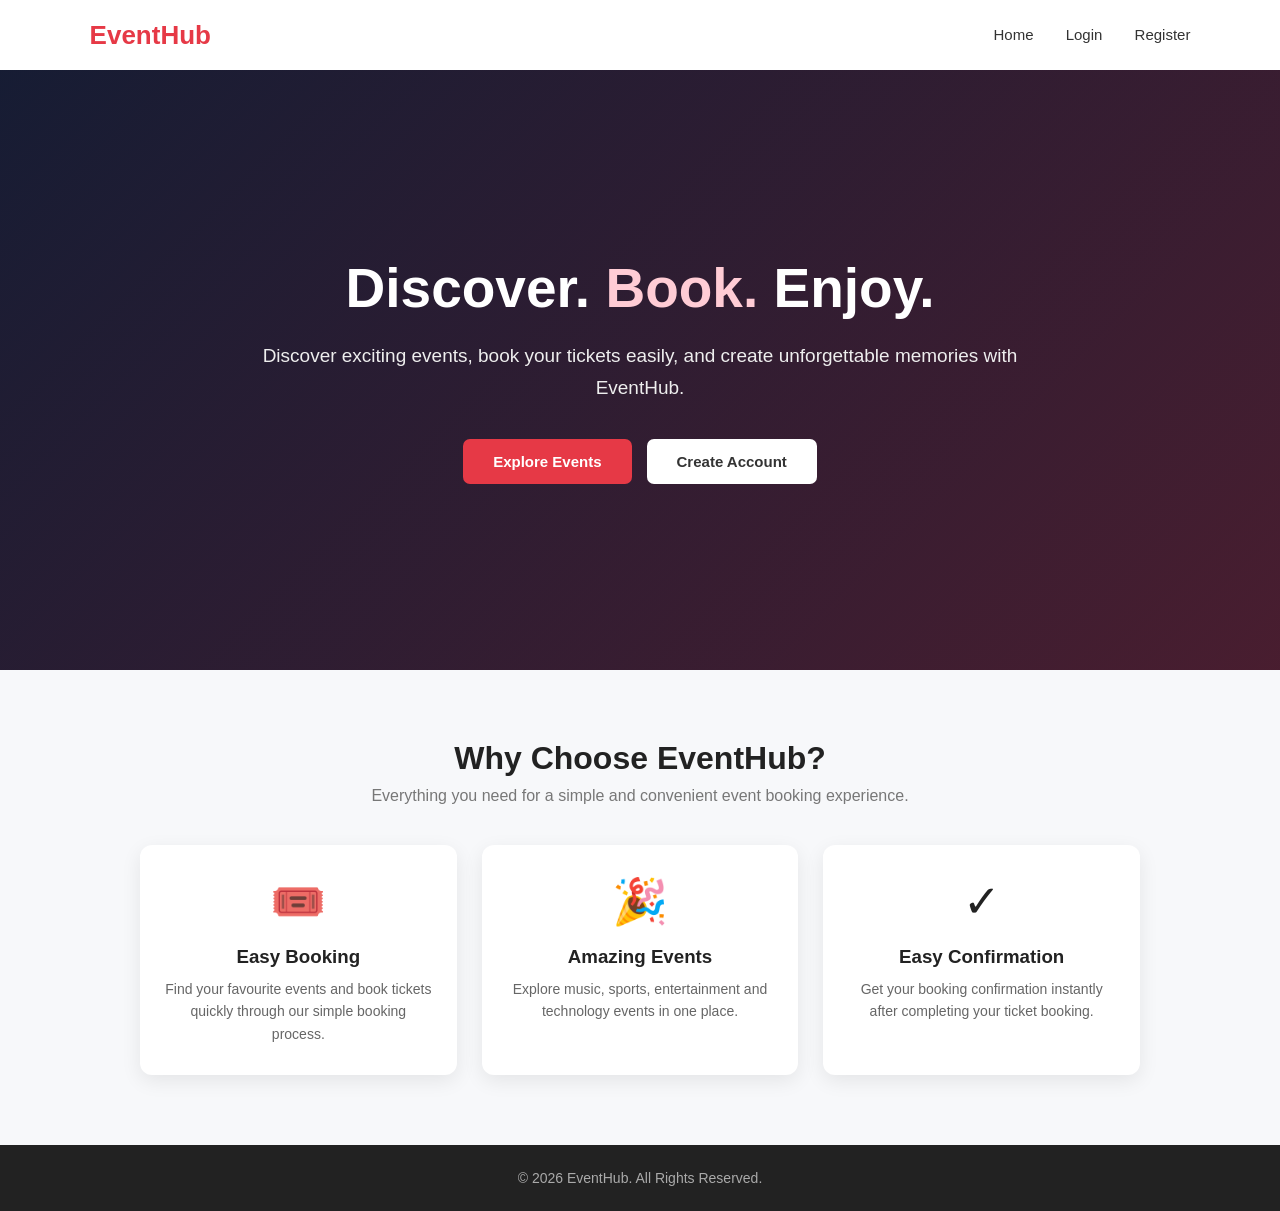
<file: index.html>
<!DOCTYPE html>
<html lang="en">

<head>
    <meta charset="UTF-8">
    <meta name="viewport" content="width=device-width, initial-scale=1.0">

    <title>EventHub | Home</title>

    <style>

        * {
            margin: 0;
            padding: 0;
            box-sizing: border-box;
        }

        body {
            font-family: Arial, Helvetica, sans-serif;
            background: #f7f8fa;
            color: #222;
        }

        /* Navbar */

        nav {
            height: 70px;
            background: white;
            display: flex;
            justify-content: space-between;
            align-items: center;
            padding: 0 7%;
            box-shadow: 0 2px 10px rgba(0,0,0,0.08);
        }

        .logo {
            font-size: 26px;
            font-weight: bold;
            color: #e63946;
        }

        .nav-links a {
            text-decoration: none;
            color: #333;
            margin-left: 28px;
            font-size: 15px;
            font-weight: 500;
        }

        .nav-links a:hover {
            color: #e63946;
        }

        /* Hero */

        .hero {
            min-height: 600px;
            display: flex;
            align-items: center;
            justify-content: center;
            text-align: center;
            padding: 60px 20px;

            background:
                linear-gradient(
                    rgba(20, 20, 40, 0.75),
                    rgba(20, 20, 40, 0.75)
                ),
                linear-gradient(135deg, #1d3557, #e63946);
        }

        .hero-content {
            max-width: 800px;
            color: white;
        }

        .hero-content h1 {
            font-size: 55px;
            margin-bottom: 20px;
        }

        .hero-content h1 span {
            color: #ffccd5;
        }

        .hero-content p {
            font-size: 19px;
            line-height: 1.7;
            color: #eee;
            margin-bottom: 35px;
        }

        .hero-buttons {
            display: flex;
            justify-content: center;
            gap: 15px;
        }

        .btn {
            padding: 14px 30px;
            border-radius: 7px;
            text-decoration: none;
            font-weight: bold;
            font-size: 15px;
            transition: 0.3s;
        }

        .register-btn {
            background: #e63946;
            color: white;
        }

        .register-btn:hover {
            background: #c92f3b;
            transform: translateY(-2px);
        }

        .login-btn {
            background: white;
            color: #333;
        }

        .login-btn:hover {
            background: #eee;
            transform: translateY(-2px);
        }

        /* Features */

        .features {
            padding: 70px 7%;
            text-align: center;
        }

        .features h2 {
            font-size: 32px;
            margin-bottom: 10px;
        }

        .features-subtitle {
            color: #777;
            margin-bottom: 40px;
        }

        .feature-container {
            display: grid;
            grid-template-columns: repeat(3, 1fr);
            gap: 25px;
            max-width: 1000px;
            margin: auto;
        }

        .feature-card {
            background: white;
            padding: 30px 25px;
            border-radius: 12px;
            box-shadow: 0 6px 20px rgba(0,0,0,0.08);
            transition: 0.3s;
        }

        .feature-card:hover {
            transform: translateY(-7px);
        }

        .feature-icon {
            font-size: 45px;
            margin-bottom: 18px;
        }

        .feature-card h3 {
            margin-bottom: 10px;
        }

        .feature-card p {
            color: #666;
            line-height: 1.6;
            font-size: 14px;
        }

        /* Footer */

        footer {
            background: #222;
            color: #aaa;
            text-align: center;
            padding: 25px;
            font-size: 14px;
        }

        /* Mobile */

        @media (max-width: 700px) {

            nav {
                padding: 0 20px;
            }

            .nav-links a {
                margin-left: 10px;
                font-size: 13px;
            }

            .hero-content h1 {
                font-size: 38px;
            }

            .hero-content p {
                font-size: 16px;
            }

            .hero-buttons {
                flex-direction: column;
                width: 220px;
                margin: auto;
            }

            .feature-container {
                grid-template-columns: 1fr;
            }
        }

    </style>

</head>


<body>


    <!-- Navbar -->

    <nav>

        <div class="logo">
            EventHub
        </div>

        <div class="nav-links">

            <a href="index.html">
                Home
            </a>

            <a href="login.html">
                Login
            </a>

            <a href="registration.html">
                Register
            </a>

        </div>

    </nav>


    <!-- Hero Section -->

    <section class="hero">

        <div class="hero-content">

            <h1>
                Discover.
                <span>Book.</span>
                Enjoy.
            </h1>

            <p>
                Discover exciting events, book your tickets easily,
                and create unforgettable memories with EventHub.
            </p>


            <div class="hero-buttons">

                <a href="events.html" class="btn register-btn">
                    Explore Events
                </a>

                <a href="registration.html" class="btn login-btn">
                    Create Account
                </a>

            </div>

        </div>

    </section>


    <!-- Features -->

    <section class="features">

        <h2>
            Why Choose EventHub?
        </h2>

        <p class="features-subtitle">
            Everything you need for a simple and convenient event booking experience.
        </p>


        <div class="feature-container">


            <div class="feature-card">

                <div class="feature-icon">
                    🎟️
                </div>

                <h3>
                    Easy Booking
                </h3>

                <p>
                    Find your favourite events and book tickets
                    quickly through our simple booking process.
                </p>

            </div>


            <div class="feature-card">

                <div class="feature-icon">
                    🎉
                </div>

                <h3>
                    Amazing Events
                </h3>

                <p>
                    Explore music, sports, entertainment and
                    technology events in one place.
                </p>

            </div>


            <div class="feature-card">

                <div class="feature-icon">
                    ✓
                </div>

                <h3>
                    Easy Confirmation
                </h3>

                <p>
                    Get your booking confirmation instantly
                    after completing your ticket booking.
                </p>

            </div>


        </div>

    </section>


    <!-- Footer -->

    <footer>

        © 2026 EventHub. All Rights Reserved.

    </footer>


</body>

</html>
</file>
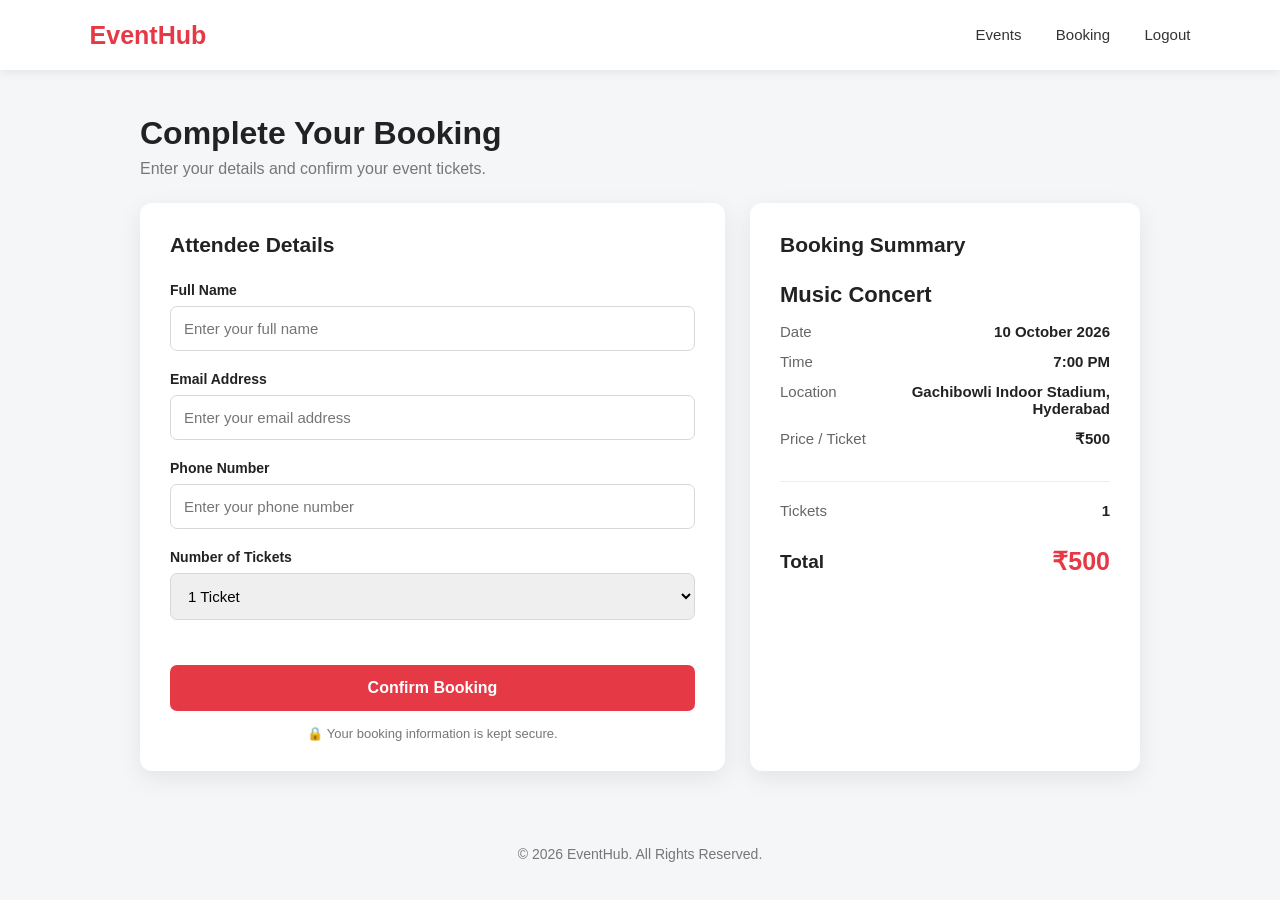
<file: booking.html>
<!DOCTYPE html>
<html lang="en">
<head>
    <meta charset="UTF-8">
    <meta name="viewport" content="width=device-width, initial-scale=1.0">

    <title>EventHub | Booking</title>

    <style>
        * {
            margin: 0;
            padding: 0;
            box-sizing: border-box;
        }

        body {
            font-family: Arial, Helvetica, sans-serif;
            background: #f4f6f8;
            color: #222;
        }

        nav {
            height: 70px;
            background: white;
            display: flex;
            align-items: center;
            justify-content: space-between;
            padding: 0 7%;
            box-shadow: 0 2px 10px rgba(0,0,0,0.08);
        }

        .logo {
            font-size: 25px;
            font-weight: bold;
            color: #e63946;
        }

        .nav-links a {
            text-decoration: none;
            color: #333;
            margin-left: 30px;
            font-size: 15px;
        }

        .nav-links a:hover {
            color: #e63946;
        }

        .page {
            width: 90%;
            max-width: 1000px;
            margin: 45px auto;
        }

        .page-title {
            margin-bottom: 25px;
        }

        .page-title h1 {
            font-size: 32px;
            margin-bottom: 8px;
        }

        .page-title p {
            color: #777;
        }

        .booking-container {
            display: grid;
            grid-template-columns: 1.5fr 1fr;
            gap: 25px;
        }

        .card {
            background: white;
            border-radius: 12px;
            padding: 30px;
            box-shadow: 0 7px 25px rgba(0,0,0,0.08);
        }

        .card h2 {
            font-size: 21px;
            margin-bottom: 25px;
        }

        .form-group {
            margin-bottom: 20px;
        }

        .form-group label {
            display: block;
            font-size: 14px;
            font-weight: bold;
            margin-bottom: 8px;
        }

        .form-group input,
        .form-group select {
            width: 100%;
            padding: 13px;
            border: 1px solid #d8d8d8;
            border-radius: 7px;
            font-size: 15px;
            outline: none;
        }

        .form-group input:focus,
        .form-group select:focus {
            border-color: #e63946;
        }

        .event-summary {
            border-bottom: 1px solid #eee;
            padding-bottom: 20px;
            margin-bottom: 20px;
        }

        .event-summary h3 {
            font-size: 22px;
            margin-bottom: 15px;
        }

        .summary-item {
            display: flex;
            justify-content: space-between;
            gap: 15px;
            margin: 13px 0;
            color: #666;
            font-size: 15px;
        }

        .summary-item strong {
            color: #222;
            text-align: right;
        }

        .total {
            display: flex;
            justify-content: space-between;
            align-items: center;
            font-size: 19px;
            font-weight: bold;
            padding-top: 15px;
        }

        .total-price {
            color: #e63946;
            font-size: 25px;
        }

        .confirm-btn {
            width: 100%;
            border: none;
            background: #e63946;
            color: white;
            padding: 14px;
            margin-top: 25px;
            border-radius: 7px;
            font-size: 16px;
            font-weight: bold;
            cursor: pointer;
            transition: 0.3s;
        }

        .confirm-btn:hover {
            background: #c92f3b;
        }

        .secure {
            text-align: center;
            color: #777;
            font-size: 13px;
            margin-top: 15px;
        }

        footer {
            text-align: center;
            padding: 30px;
            color: #777;
            font-size: 14px;
        }

        @media (max-width: 750px) {

            nav {
                padding: 0 20px;
            }

            .nav-links a {
                margin-left: 10px;
                font-size: 13px;
            }

            .booking-container {
                grid-template-columns: 1fr;
            }

            .page {
                width: 94%;
                margin: 30px auto;
            }

            .card {
                padding: 22px;
            }
        }
    </style>
</head>

<body>

    <!-- Navbar -->
    <nav>

        <div class="logo">
            EventHub
        </div>

        <div class="nav-links">
            <a href="events.html">Events</a>
            <a href="booking.html">Booking</a>
            <a href="login.html">Logout</a>
        </div>

    </nav>


    <!-- Main -->
    <div class="page">

        <div class="page-title">
            <h1>Complete Your Booking</h1>
            <p>Enter your details and confirm your event tickets.</p>
        </div>


        <div class="booking-container">

            <!-- User Details -->
            <div class="card">

                <h2>Attendee Details</h2>

                <form id="bookingForm">

                    <div class="form-group">
                        <label for="name">Full Name</label>

                        <input
                            type="text"
                            id="name"
                            placeholder="Enter your full name"
                            required
                        >
                    </div>


                    <div class="form-group">
                        <label for="email">Email Address</label>

                        <input
                            type="email"
                            id="email"
                            placeholder="Enter your email address"
                            required
                        >
                    </div>


                    <div class="form-group">
                        <label for="phone">Phone Number</label>

                        <input
                            type="tel"
                            id="phone"
                            placeholder="Enter your phone number"
                            required
                        >
                    </div>


                    <div class="form-group">
                        <label for="tickets">Number of Tickets</label>

                        <select id="tickets" required>
                            <option value="1">1 Ticket</option>
                            <option value="2">2 Tickets</option>
                            <option value="3">3 Tickets</option>
                            <option value="4">4 Tickets</option>
                            <option value="5">5 Tickets</option>
                        </select>
                    </div>


                    <button type="submit" class="confirm-btn">
                        Confirm Booking
                    </button>

                </form>


                <div class="secure">
                    🔒 Your booking information is kept secure.
                </div>

            </div>


            <!-- Booking Summary -->
            <div class="card">

                <h2>Booking Summary</h2>

                <div class="event-summary">

                    <h3 id="eventName">Music Concert</h3>

                    <div class="summary-item">
                        <span>Date</span>
                        <strong id="eventDate">10 October 2026</strong>
                    </div>

                    <div class="summary-item">
                        <span>Time</span>
                        <strong id="eventTime">7:00 PM</strong>
                    </div>

                    <div class="summary-item">
                        <span>Location</span>
                        <strong id="eventLocation">
                            Gachibowli Indoor Stadium, Hyderabad
                        </strong>
                    </div>

                    <div class="summary-item">
                        <span>Price / Ticket</span>
                        <strong id="eventPrice">₹500</strong>
                    </div>

                </div>


                <div class="summary-item">
                    <span>Tickets</span>
                    <strong id="ticketCount">1</strong>
                </div>


                <div class="total">

                    <span>Total</span>

                    <span class="total-price" id="totalPrice">
                        ₹500
                    </span>

                </div>

            </div>

        </div>

    </div>


    <!-- Footer -->
    <footer>
        © 2026 EventHub. All Rights Reserved.
    </footer>


    <script>

        /* Event data */
        const events = {

            music: {
                name: "Music Concert",
                date: "10 October 2026",
                time: "7:00 PM",
                location: "Gachibowli Indoor Stadium, Hyderabad",
                price: 500
            },

            cricket: {
                name: "Cricket Match",
                date: "15 October 2026",
                time: "6:30 PM",
                location: "Rajiv Gandhi International Cricket Stadium, Uppal",
                price: 800
            },

            movie: {
                name: "Movie Night",
                date: "20 October 2026",
                time: "7:30 PM",
                location: "PVR INOX, Banjara Hills, Hyderabad",
                price: 250
            },

            tech: {
                name: "Tech Conference",
                date: "25 October 2026",
                time: "10:00 AM",
                location: "HICC, HITEX, Madhapur, Hyderabad",
                price: 1000
            }

        };


        /* Get selected event from URL */
        const urlParams = new URLSearchParams(window.location.search);

        const selectedEvent =
            urlParams.get("event") || "music";

        const eventData =
            events[selectedEvent] || events.music;


        /* Display selected event */
        document.getElementById("eventName").textContent =
            eventData.name;

        document.getElementById("eventDate").textContent =
            eventData.date;

        document.getElementById("eventTime").textContent =
            eventData.time;

        document.getElementById("eventLocation").textContent =
            eventData.location;

        document.getElementById("eventPrice").textContent =
            "₹" + eventData.price;


        const tickets =
            document.getElementById("tickets");

        const ticketCount =
            document.getElementById("ticketCount");

        const totalPrice =
            document.getElementById("totalPrice");


        /* Update total */
        tickets.addEventListener("change", function() {

            const count = Number(tickets.value);

            ticketCount.textContent = count;

            totalPrice.textContent =
                "₹" + (count * eventData.price);

        });


        /* Booking form */
        document.getElementById("bookingForm")
            .addEventListener("submit", function(event) {

                event.preventDefault();

                const name =
                    document.getElementById("name").value;

                const email =
                    document.getElementById("email").value;

                const phone =
                    document.getElementById("phone").value;

                const count =
                    Number(tickets.value);

                const total =
                    count * eventData.price;


                /* Save booking details */
                localStorage.setItem(
                    "bookingDetails",

                    JSON.stringify({

                        name: name,
                        email: email,
                        phone: phone,

                        event: eventData.name,
                        date: eventData.date,
                        time: eventData.time,
                        location: eventData.location,

                        tickets: count,
                        total: total

                    })
                );


                /* Go to confirmation */
                window.location.href =
                    "payment.html";

            });

    </script>

</body>
</html>
</file>
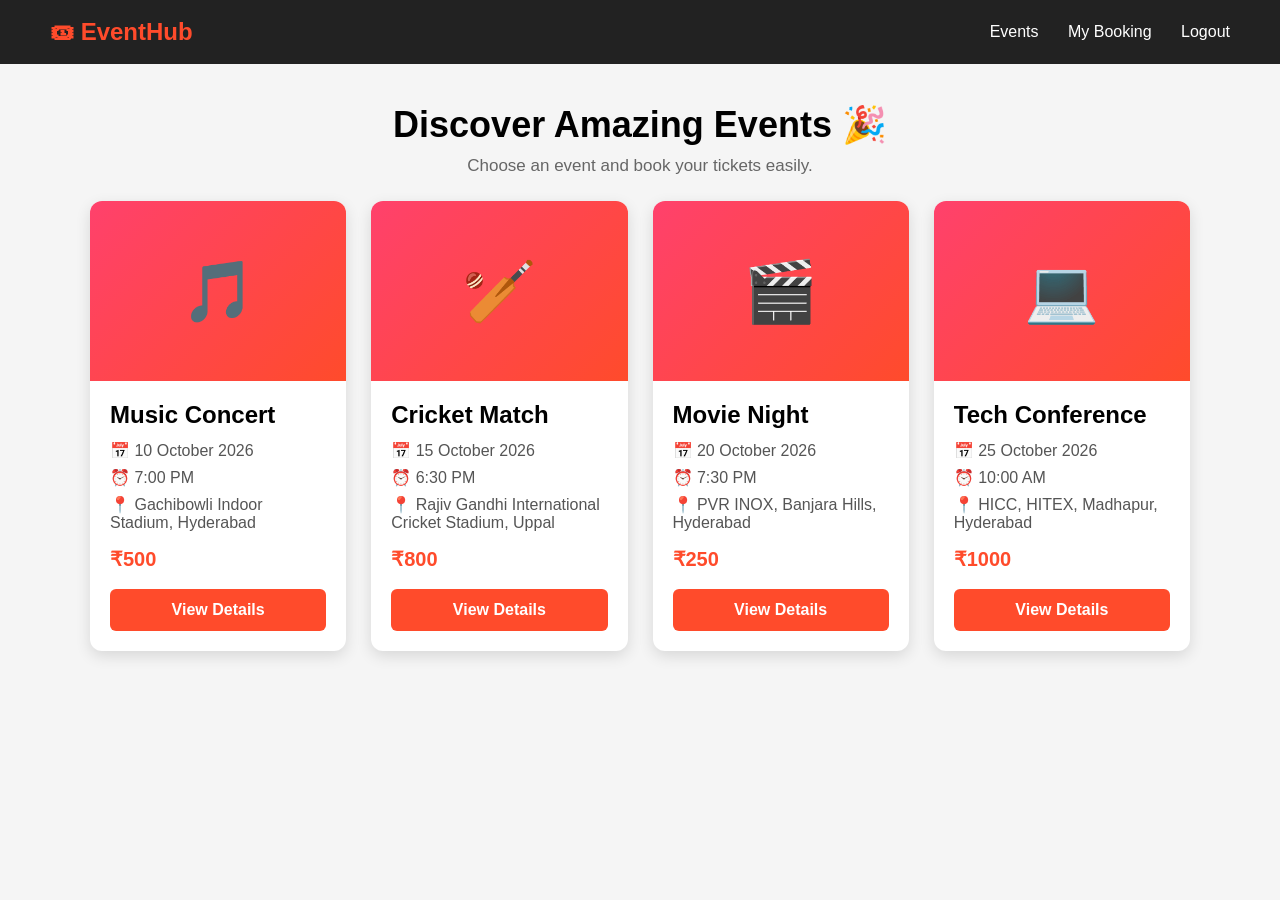
<file: confirmation.html>
<!DOCTYPE html>
<html lang="en">
<head>
    <meta charset="UTF-8">
    <meta name="viewport" content="width=device-width, initial-scale=1.0">

    <title>EventHub | Booking Confirmation</title>

    <style>
        * {
            margin: 0;
            padding: 0;
            box-sizing: border-box;
        }

        body {
            font-family: Arial, Helvetica, sans-serif;
            background: #f4f6f8;
            color: #222;
        }

        /* Navbar */
        nav {
            height: 70px;
            background: white;
            display: flex;
            align-items: center;
            justify-content: space-between;
            padding: 0 7%;
            box-shadow: 0 2px 10px rgba(0,0,0,0.08);
        }

        .logo {
            font-size: 25px;
            font-weight: bold;
            color: #e63946;
        }

        .nav-links a {
            text-decoration: none;
            color: #333;
            margin-left: 30px;
            font-size: 15px;
        }

        .nav-links a:hover {
            color: #e63946;
        }

        /* Main */
        .page {
            width: 90%;
            max-width: 800px;
            margin: 50px auto;
        }

        /* Success */
        .success {
            text-align: center;
            margin-bottom: 30px;
        }

        .success-icon {
            width: 75px;
            height: 75px;
            background: #e8f7ee;
            color: #20a05a;
            border-radius: 50%;
            display: flex;
            align-items: center;
            justify-content: center;
            font-size: 38px;
            margin: 0 auto 20px;
        }

        .success h1 {
            font-size: 32px;
            margin-bottom: 10px;
        }

        .success p {
            color: #777;
            font-size: 16px;
        }

        /* Confirmation Card */
        .confirmation-card {
            background: white;
            border-radius: 14px;
            padding: 35px;
            box-shadow: 0 8px 30px rgba(0,0,0,0.09);
        }

        .booking-id {
            text-align: center;
            background: #f8f8f8;
            padding: 15px;
            border-radius: 8px;
            margin-bottom: 30px;
        }

        .booking-id span {
            color: #777;
            font-size: 13px;
        }

        .booking-id h3 {
            margin-top: 5px;
            color: #e63946;
            letter-spacing: 1px;
        }

        /* Event */
        .event-title {
            font-size: 23px;
            margin-bottom: 20px;
        }

        .details {
            display: grid;
            grid-template-columns: repeat(2, 1fr);
            gap: 15px;
            margin-bottom: 30px;
        }

        .detail-box {
            border: 1px solid #e5e5e5;
            border-radius: 8px;
            padding: 17px;
        }

        .detail-box span {
            display: block;
            color: #777;
            font-size: 13px;
            margin-bottom: 7px;
        }

        .detail-box strong {
            font-size: 15px;
        }

        /* Attendee */
        .attendee {
            border-top: 1px solid #eee;
            padding-top: 25px;
        }

        .attendee h2 {
            font-size: 20px;
            margin-bottom: 18px;
        }

        .attendee p {
            margin: 10px 0;
            color: #555;
        }

        .attendee strong {
            color: #222;
        }

        /* Total */
        .total {
            border-top: 1px solid #eee;
            margin-top: 25px;
            padding-top: 22px;
            display: flex;
            justify-content: space-between;
            align-items: center;
        }

        .total span {
            font-size: 17px;
            font-weight: bold;
        }

        .total-price {
            font-size: 25px;
            color: #e63946;
        }

        /* Buttons */
        .buttons {
            display: flex;
            gap: 15px;
            margin-top: 30px;
        }

        .btn {
            flex: 1;
            padding: 13px;
            text-align: center;
            text-decoration: none;
            border-radius: 7px;
            font-weight: bold;
            font-size: 15px;
        }

        .primary {
            background: #e63946;
            color: white;
        }

        .primary:hover {
            background: #c92f3b;
        }

        .secondary {
            border: 1px solid #ddd;
            color: #333;
            background: white;
        }

        .secondary:hover {
            background: #f5f5f5;
        }

        /* Footer */
        footer {
            text-align: center;
            padding: 30px;
            color: #777;
            font-size: 14px;
        }

        /* Mobile */
        @media (max-width: 600px) {

            nav {
                padding: 0 20px;
            }

            .nav-links a {
                margin-left: 10px;
                font-size: 13px;
            }

            .page {
                width: 94%;
                margin: 30px auto;
            }

            .confirmation-card {
                padding: 25px;
            }

            .details {
                grid-template-columns: 1fr;
            }

            .buttons {
                flex-direction: column;
            }
        }
    </style>
</head>

<body>

    <!-- Navbar -->
    <nav>

        <div class="logo">
            EventHub
        </div>

        <div class="nav-links">
            <a href="events.html">Events</a>
            <a href="booking.html">Booking</a>
            <a href="login.html">Logout</a>
        </div>

    </nav>


    <!-- Main -->
    <div class="page">

        <!-- Success Message -->
        <div class="success">

            <div class="success-icon">
                ✓
            </div>

            <h1>Booking Confirmed!</h1>

            <p>
                Your event booking has been successfully confirmed.
            </p>

        </div>


        <!-- Confirmation Card -->
        <div class="confirmation-card">

            <!-- Booking ID -->
            <div class="booking-id">

                <span>
                    Booking ID
                </span>

                <h3 id="bookingId">
                    EH000000
                </h3>

            </div>


            <!-- Event -->
            <h2 class="event-title">
                Music Concert
            </h2>


            <div class="details">

                <div class="detail-box">

                    <span>Date</span>

                    <strong>
                        10 October 2026
                    </strong>

                </div>


                <div class="detail-box">

                    <span>Time</span>

                    <strong>
                        7:00 PM
                    </strong>

                </div>


                <div class="detail-box">

                    <span>Location</span>

                    <strong>
                        Hyderabad
                    </strong>

                </div>


                <div class="detail-box">

                    <span>Tickets</span>

                    <strong id="ticketCount">
                        1
                    </strong>

                </div>

            </div>


            <!-- Attendee -->
            <div class="attendee">

                <h2>Attendee Information</h2>

                <p>
                    Name:
                    <strong id="userName">Guest</strong>
                </p>

                <p>
                    Email:
                    <strong id="userEmail">Not available</strong>
                </p>

                <p>
                    Phone:
                    <strong id="userPhone">Not available</strong>
                </p>

            </div>


            <!-- Total -->
            <div class="total">

                <span>
                    Total Amount
                </span>

                <span class="total-price" id="totalAmount">
                    ₹500
                </span>

            </div>


            <!-- Buttons -->
            <div class="buttons">

                <a href="events.html" class="btn secondary">
                    Back to Events
                </a>

                <a href="events.html" class="btn primary">
                    Explore More Events
                </a>

            </div>

        </div>

    </div>


    <!-- Footer -->
    <footer>
        © 2026 EventHub. All Rights Reserved.
    </footer>
    <script>

    // Get booking details
    const bookingData = localStorage.getItem("bookingDetails");

    if (bookingData) {

        const booking = JSON.parse(bookingData);

        // Display user details
        document.getElementById("userName").textContent = booking.name;
        document.getElementById("userEmail").textContent = booking.email;
        document.getElementById("userPhone").textContent = booking.phone;

        // Display event details
        document.querySelector(".event-title").textContent = booking.event;

        // Get all detail boxes
        const detailBoxes = document.querySelectorAll(".detail-box");

        // Date
        detailBoxes[0].querySelector("strong").textContent = booking.date;

        // Time
        detailBoxes[1].querySelector("strong").textContent = booking.time;

        // Location
        detailBoxes[2].querySelector("strong").textContent = booking.location;

        // Tickets
        document.getElementById("ticketCount").textContent =
            booking.tickets + " Ticket(s)";

        // Total amount
        document.getElementById("totalAmount").textContent =
            "₹" + booking.total;

        // Generate booking ID only once
        let bookingId = localStorage.getItem("bookingId");

        if (!bookingId) {
            bookingId =
                "EH" + Math.floor(100000 + Math.random() * 900000);

            localStorage.setItem("bookingId", bookingId);
        }

        document.getElementById("bookingId").textContent = bookingId;

    } else {

        alert("No booking details found!");
        window.location.href = "events.html";

    }

     </script>

    
</body>
</html>
</file>
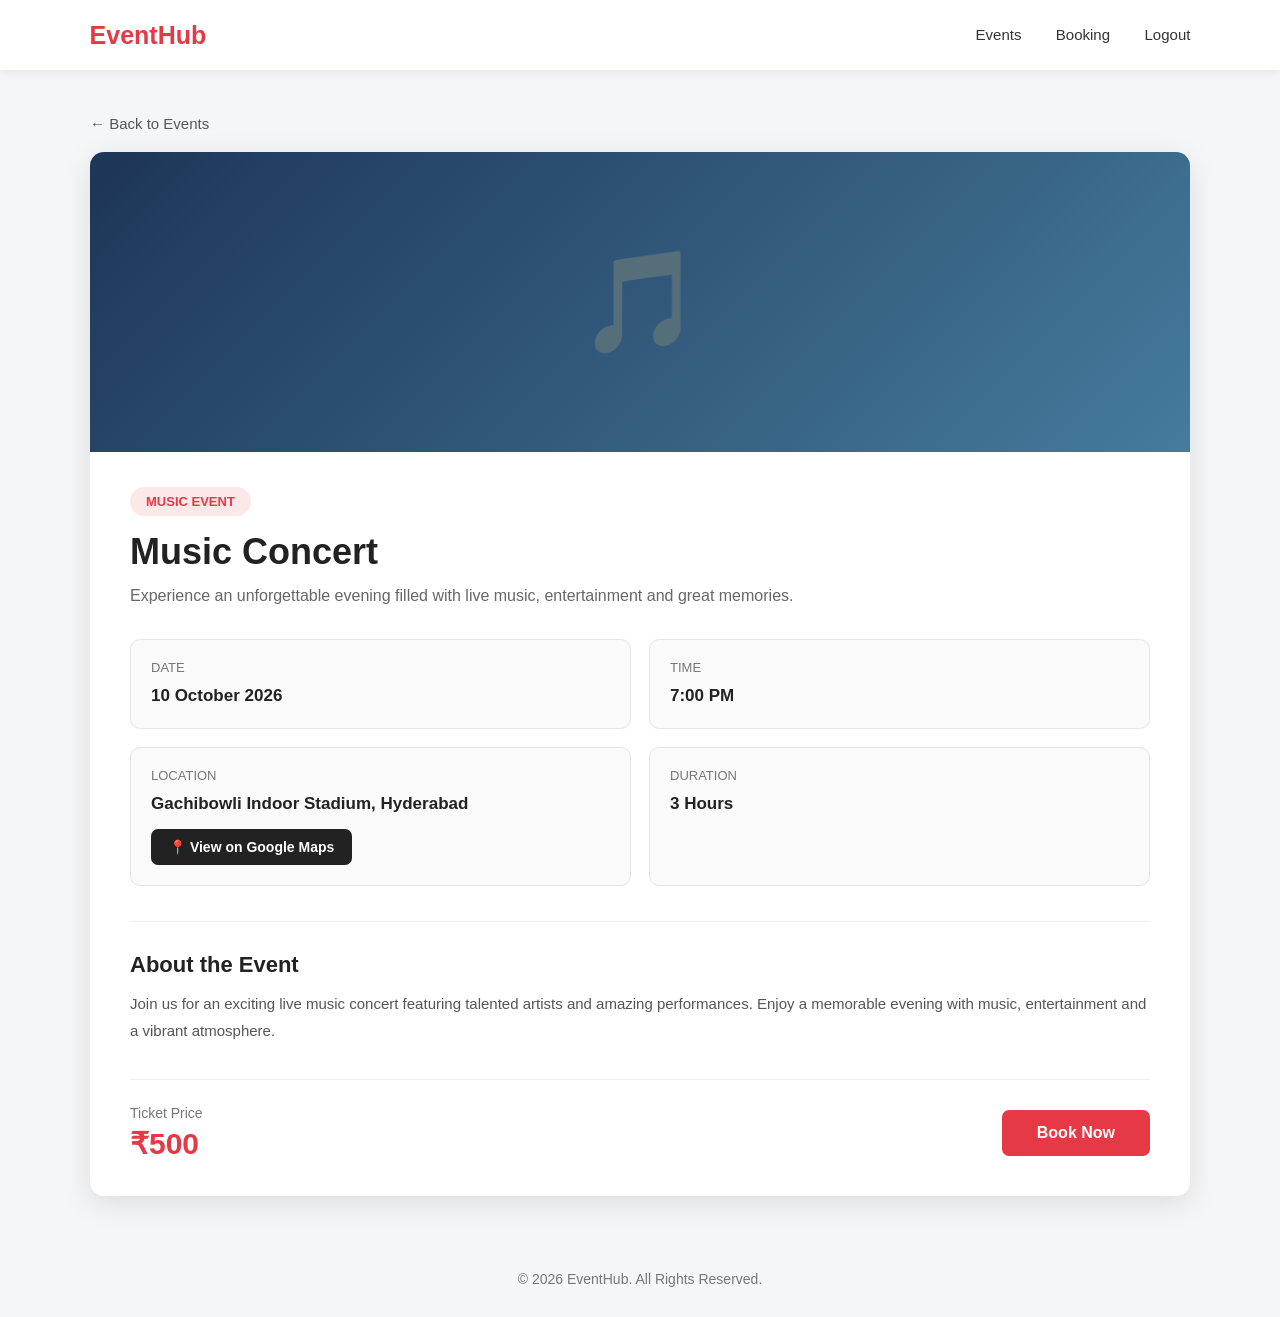
<file: event-details.html>
<!DOCTYPE html>
<html lang="en">
<head>
    <meta charset="UTF-8">
    <meta name="viewport" content="width=device-width, initial-scale=1.0">

    <title>Event Details | EventHub</title>

    <style>
        * {
            margin: 0;
            padding: 0;
            box-sizing: border-box;
        }

        body {
            font-family: Arial, Helvetica, sans-serif;
            background: #f4f6f8;
            color: #222;
        }

        /* Navbar */
        nav {
            height: 70px;
            background: #ffffff;
            display: flex;
            align-items: center;
            justify-content: space-between;
            padding: 0 7%;
            box-shadow: 0 2px 10px rgba(0,0,0,0.08);
        }

        .logo {
            font-size: 25px;
            font-weight: bold;
            color: #e63946;
        }

        .nav-links a {
            text-decoration: none;
            color: #333;
            margin-left: 30px;
            font-size: 15px;
            font-weight: 500;
        }

        .nav-links a:hover {
            color: #e63946;
        }

        /* Page */
        .page {
            width: 90%;
            max-width: 1100px;
            margin: 45px auto;
        }

        /* Back */
        .back {
            display: inline-block;
            text-decoration: none;
            color: #555;
            margin-bottom: 20px;
            font-size: 15px;
        }

        .back:hover {
            color: #e63946;
        }

        /* Main Card */
        .event-card {
            background: white;
            border-radius: 14px;
            overflow: hidden;
            box-shadow: 0 8px 30px rgba(0,0,0,0.10);
        }

        /* Banner */
        .banner {
            height: 300px;
            background: linear-gradient(135deg, #1d3557, #457b9d);
            display: flex;
            align-items: center;
            justify-content: center;
            color: white;
            font-size: 100px;
        }

        /* Content */
        .content {
            padding: 35px 40px;
        }

        .tag {
            display: inline-block;
            padding: 7px 16px;
            background: #fce8e9;
            color: #e63946;
            border-radius: 20px;
            font-size: 13px;
            font-weight: bold;
            margin-bottom: 15px;
        }

        .content h1 {
            font-size: 36px;
            margin-bottom: 10px;
        }

        .subtitle {
            color: #666;
            font-size: 16px;
            margin-bottom: 30px;
            line-height: 1.6;
        }

        /* Event Info */
        .event-info {
            display: grid;
            grid-template-columns: repeat(2, 1fr);
            gap: 18px;
            margin-bottom: 35px;
        }

        .info-box {
            border: 1px solid #e5e5e5;
            border-radius: 10px;
            padding: 20px;
            background: #fafafa;
        }

        .info-title {
            color: #777;
            font-size: 13px;
            margin-bottom: 8px;
            text-transform: uppercase;
        }

        .info-value {
            font-size: 17px;
            font-weight: bold;
            line-height: 1.5;
        }

        /* Map Button */
        .map-btn {
            display: inline-block;
            margin-top: 12px;
            padding: 10px 18px;
            background: #222;
            color: white;
            text-decoration: none;
            border-radius: 7px;
            font-size: 14px;
            font-weight: bold;
        }

        .map-btn:hover {
            background: #e63946;
        }

        /* Description */
        .description {
            border-top: 1px solid #eee;
            padding-top: 30px;
        }

        .description h2 {
            margin-bottom: 12px;
            font-size: 22px;
        }

        .description p {
            color: #555;
            line-height: 1.8;
            font-size: 15px;
        }

        /* Bottom */
        .bottom {
            margin-top: 35px;
            padding-top: 25px;
            border-top: 1px solid #eee;
            display: flex;
            justify-content: space-between;
            align-items: center;
        }

        .price-text {
            color: #777;
            font-size: 14px;
        }

        .price {
            font-size: 30px;
            font-weight: bold;
            color: #e63946;
            margin-top: 5px;
        }

        .book-btn {
            background: #e63946;
            color: white;
            text-decoration: none;
            padding: 14px 35px;
            border-radius: 7px;
            font-size: 16px;
            font-weight: bold;
            transition: 0.3s;
        }

        .book-btn:hover {
            background: #c92f3b;
            transform: translateY(-2px);
        }

        /* Footer */
        footer {
            text-align: center;
            padding: 30px;
            color: #777;
            font-size: 14px;
        }

        /* Mobile */
        @media (max-width: 650px) {

            nav {
                padding: 0 20px;
            }

            .nav-links a {
                margin-left: 10px;
                font-size: 13px;
            }

            .page {
                width: 94%;
                margin: 25px auto;
            }

            .banner {
                height: 220px;
                font-size: 75px;
            }

            .content {
                padding: 25px;
            }

            .content h1 {
                font-size: 28px;
            }

            .event-info {
                grid-template-columns: 1fr;
            }

            .bottom {
                flex-direction: column;
                align-items: flex-start;
                gap: 20px;
            }

            .book-btn {
                width: 100%;
                text-align: center;
            }
        }
    </style>
</head>

<body>

    <!-- Navbar -->
    <nav>

        <div class="logo">
            EventHub
        </div>

        <div class="nav-links">
            <a href="events.html">Events</a>
            <a href="booking.html">Booking</a>
            <a href="login.html">Logout</a>
        </div>

    </nav>


    <!-- Main -->
    <div class="page">

        <a href="events.html" class="back">
            ← Back to Events
        </a>

        <div class="event-card">

            <!-- Event Banner -->
            <div class="banner" id="eventIcon">
                🎵
            </div>


            <!-- Event Content -->
            <div class="content">

                <span class="tag" id="eventTag">
                    MUSIC EVENT
                </span>

                <h1 id="eventTitle">
                    Music Concert
                </h1>

                <p class="subtitle" id="eventSubtitle">
                    Experience an unforgettable evening filled with live music,
                    entertainment and great memories.
                </p>


                <!-- Event Information -->
                <div class="event-info">

                    <div class="info-box">
                        <div class="info-title">
                            Date
                        </div>

                        <div class="info-value" id="eventDate">
                            10 October 2026
                        </div>
                    </div>


                    <div class="info-box">
                        <div class="info-title">
                            Time
                        </div>

                        <div class="info-value" id="eventTime">
                            7:00 PM
                        </div>
                    </div>


                    <div class="info-box">
                        <div class="info-title">
                            Location
                        </div>

                        <div class="info-value" id="eventLocation">
                            Gachibowli Indoor Stadium, Hyderabad
                        </div>

                        <a href="#" target="_blank" class="map-btn" id="mapLink">
                            📍 View on Google Maps
                        </a>
                    </div>


                    <div class="info-box">
                        <div class="info-title">
                            Duration
                        </div>

                        <div class="info-value" id="eventDuration">
                            3 Hours
                        </div>
                    </div>

                </div>


                <!-- Description -->
                <div class="description">

                    <h2>
                        About the Event
                    </h2>

                    <p id="eventDescription">
                        Join us for an exciting live music concert featuring
                        talented artists and amazing performances. Enjoy a
                        memorable evening with music, entertainment and a
                        vibrant atmosphere.
                    </p>

                </div>


                <!-- Price and Booking -->
                <div class="bottom">

                    <div>
                        <div class="price-text">
                            Ticket Price
                        </div>

                        <div class="price" id="eventPrice">
                            ₹500
                        </div>
                    </div>

                    <a href="#" class="book-btn" id="bookButton">
                        Book Now
                    </a>

                </div>

            </div>

        </div>

    </div>


    <!-- Footer -->
    <footer>
        © 2026 EventHub. All Rights Reserved.
    </footer>


    <!-- JavaScript -->
    <script>

        const events = {

            music: {
                icon: "🎵",
                tag: "MUSIC EVENT",
                title: "Music Concert",
                subtitle: "Experience an unforgettable evening filled with live music, entertainment and great memories.",
                date: "10 October 2026",
                time: "7:00 PM",
                location: "Gachibowli Indoor Stadium, Hyderabad",
                duration: "3 Hours",
                price: "₹500",
                map: "https://www.google.com/maps/search/?api=1&query=Gachibowli+Indoor+Stadium+Hyderabad",
                description: "Join us for an exciting live music concert featuring talented artists and amazing performances. Enjoy a memorable evening with music, entertainment and a vibrant atmosphere."
            },

            cricket: {
                icon: "🏏",
                tag: "SPORTS EVENT",
                title: "Cricket Match",
                subtitle: "Enjoy an exciting cricket match with live action, thrilling moments and an energetic crowd.",
                date: "15 October 2026",
                time: "6:30 PM",
                location: "Rajiv Gandhi International Cricket Stadium, Uppal",
                duration: "4 Hours",
                price: "₹800",
                map: "https://www.google.com/maps/search/?api=1&query=Rajiv+Gandhi+International+Cricket+Stadium+Uppal+Hyderabad",
                description: "Experience the excitement of live cricket at one of Hyderabad's major sports venues. Enjoy the match atmosphere with friends and fellow cricket fans."
            },

            movie: {
                icon: "🎬",
                tag: "MOVIE EVENT",
                title: "Movie Night",
                subtitle: "Relax, enjoy your favourite movie and spend a memorable evening with your friends and family.",
                date: "20 October 2026",
                time: "7:30 PM",
                location: "PVR INOX, Banjara Hills, Hyderabad",
                duration: "3 Hours",
                price: "₹250",
                map: "https://www.google.com/maps/search/?api=1&query=PVR+INOX+Banjara+Hills+Hyderabad",
                description: "Enjoy a special movie night with a comfortable cinema experience, great entertainment and quality time with your loved ones."
            },

            tech: {
                icon: "💻",
                tag: "TECH EVENT",
                title: "Tech Conference",
                subtitle: "Explore technology, innovation and exciting ideas from the world of software and digital transformation.",
                date: "25 October 2026",
                time: "10:00 AM",
                location: "HICC, HITEX, Madhapur, Hyderabad",
                duration: "6 Hours",
                price: "₹1000",
                map: "https://www.google.com/maps/search/?api=1&query=HICC+HITEX+Madhapur+Hyderabad",
                description: "Join technology enthusiasts and professionals for an informative conference covering modern technologies, innovation and digital trends."
            }

        };


        // Get selected event from URL
        const urlParams = new URLSearchParams(window.location.search);
        const selectedEvent = urlParams.get("event") || "music";

        const event = events[selectedEvent] || events.music;


        // Display event information
        document.getElementById("eventIcon").textContent = event.icon;
        document.getElementById("eventTag").textContent = event.tag;
        document.getElementById("eventTitle").textContent = event.title;
        document.getElementById("eventSubtitle").textContent = event.subtitle;
        document.getElementById("eventDate").textContent = event.date;
        document.getElementById("eventTime").textContent = event.time;
        document.getElementById("eventLocation").textContent = event.location;
        document.getElementById("eventDuration").textContent = event.duration;
        document.getElementById("eventPrice").textContent = event.price;
        document.getElementById("eventDescription").textContent = event.description;
        document.getElementById("mapLink").href = event.map;
        document.getElementById("bookButton").href ="booking.html?event=" + selectedEvent;

    </script>

</body>
</html>
</file>
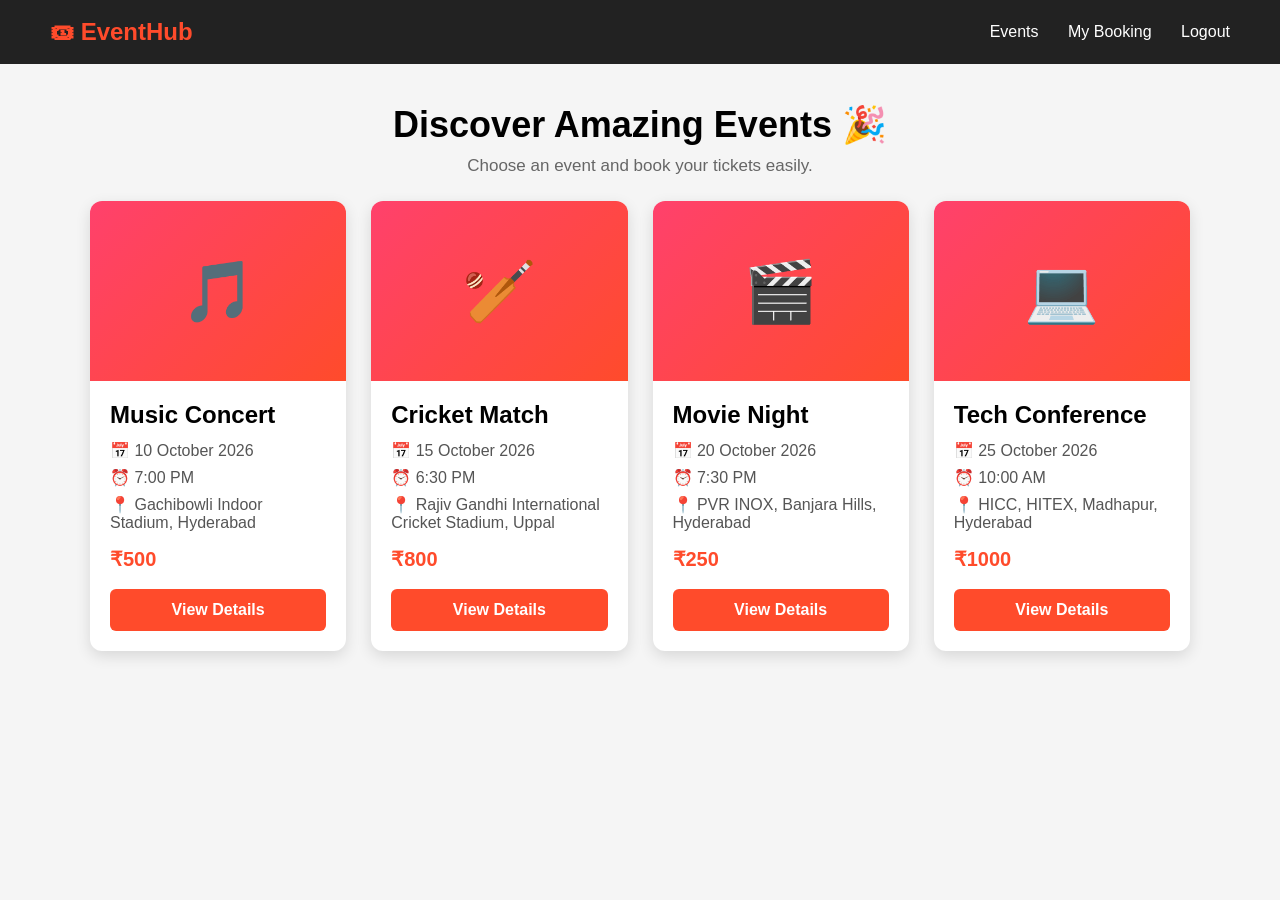
<file: events.html>
<!DOCTYPE html>
<html lang="en">
<head>
    <meta charset="UTF-8">
    <meta name="viewport" content="width=device-width, initial-scale=1.0">

    <title>EventHub - Events</title>

    <style>
        * {
            margin: 0;
            padding: 0;
            box-sizing: border-box;
        }

        body {
            font-family: Arial, sans-serif;
            background: #f5f5f5;
        }

        /* Navbar */
        nav {
            background: #222;
            color: white;
            padding: 18px 50px;
            display: flex;
            justify-content: space-between;
            align-items: center;
        }

        nav h2 {
            color: #ff4b2b;
        }

        nav a {
            color: white;
            text-decoration: none;
            margin-left: 25px;
            font-size: 16px;
        }

        nav a:hover {
            color: #ff4b2b;
        }

        /* Heading */
        .heading {
            text-align: center;
            padding: 40px 20px 25px;
        }

        .heading h1 {
            font-size: 36px;
            margin-bottom: 10px;
        }

        .heading p {
            color: #666;
            font-size: 17px;
        }

        /* Events */
        .events-container {
            width: 90%;
            max-width: 1100px;
            margin: auto;
            display: grid;
            grid-template-columns: repeat(auto-fit, minmax(250px, 1fr));
            gap: 25px;
            padding-bottom: 50px;
        }

        .event-card {
            background: white;
            border-radius: 12px;
            overflow: hidden;
            box-shadow: 0 5px 15px rgba(0,0,0,0.12);
            transition: 0.3s;
        }

        .event-card:hover {
            transform: translateY(-8px);
            box-shadow: 0 10px 25px rgba(0,0,0,0.2);
        }

        .event-image {
            height: 180px;
            display: flex;
            justify-content: center;
            align-items: center;
            font-size: 60px;
            background: linear-gradient(135deg, #ff416c, #ff4b2b);
        }

        .event-content {
            padding: 20px;
        }

        .event-content h2 {
            margin-bottom: 12px;
        }

        .event-content p {
            margin: 8px 0;
            color: #555;
        }

        .price {
            font-size: 20px;
            font-weight: bold;
            color: #ff4b2b;
            margin-top: 15px;
        }

        .details-btn {
            display: block;
            text-align: center;
            background: #ff4b2b;
            color: white;
            text-decoration: none;
            padding: 12px;
            margin-top: 18px;
            border-radius: 6px;
            font-weight: bold;
        }

        .details-btn:hover {
            background: #e63e20;
        }
    </style>
</head>

<body>

    <!-- Navbar -->
    <nav>
        <h2>🎟 EventHub</h2>

        <div>
            <a href="events.html">Events</a>
            <a href="booking.html">My Booking</a>
            <a href="login.html">Logout</a>
        </div>
    </nav>


    <!-- Heading -->
    <div class="heading">
        <h1>Discover Amazing Events 🎉</h1>
        <p>Choose an event and book your tickets easily.</p>
    </div>


    <!-- Events -->
    <div class="events-container">

        <!-- Event 1 -->
        <div class="event-card">

            <div class="event-image">
                🎵
            </div>

            <div class="event-content">

                <h2>Music Concert</h2>

                <p>📅 10 October 2026</p>
                <p>⏰ 7:00 PM</p>
                <p>📍 Gachibowli Indoor Stadium, Hyderabad</p>

                <div class="price">
                    ₹500
                </div>

                <a href="event-details.html?event=music" class="details-btn">
                    View Details
                </a>

            </div>
        </div>


        <!-- Event 2 -->
        <div class="event-card">

            <div class="event-image">
                🏏
            </div>

            <div class="event-content">

                <h2>Cricket Match</h2>

                <p>📅 15 October 2026</p>
                <p>⏰ 6:30 PM</p>
                <p>📍 Rajiv Gandhi International Cricket Stadium, Uppal</p>

                <div class="price">
                    ₹800
                </div>

                <a href="event-details.html?event=cricket" class="details-btn">
                    View Details
                </a>

            </div>
        </div>


        <!-- Event 3 -->
        <div class="event-card">

            <div class="event-image">
                🎬
            </div>

            <div class="event-content">

                <h2>Movie Night</h2>

                <p>📅 20 October 2026</p>
                <p>⏰ 7:30 PM</p>
                <p>📍 PVR INOX, Banjara Hills, Hyderabad</p>

                <div class="price">
                    ₹250
                </div>

                <a href="event-details.html?event=movie" class="details-btn">
                    View Details
                </a>

            </div>
        </div>


        <!-- Event 4 -->
        <div class="event-card">

            <div class="event-image">
                💻
            </div>

            <div class="event-content">

                <h2>Tech Conference</h2>

                <p>📅 25 October 2026</p>
                <p>⏰ 10:00 AM</p>
                <p>📍 HICC, HITEX, Madhapur, Hyderabad</p>

                <div class="price">
                    ₹1000
                </div>

                <a href="event-details.html?event=tech" class="details-btn">
                    View Details
                </a>

            </div>
        </div>

    </div>

</body>
</html>
</file>
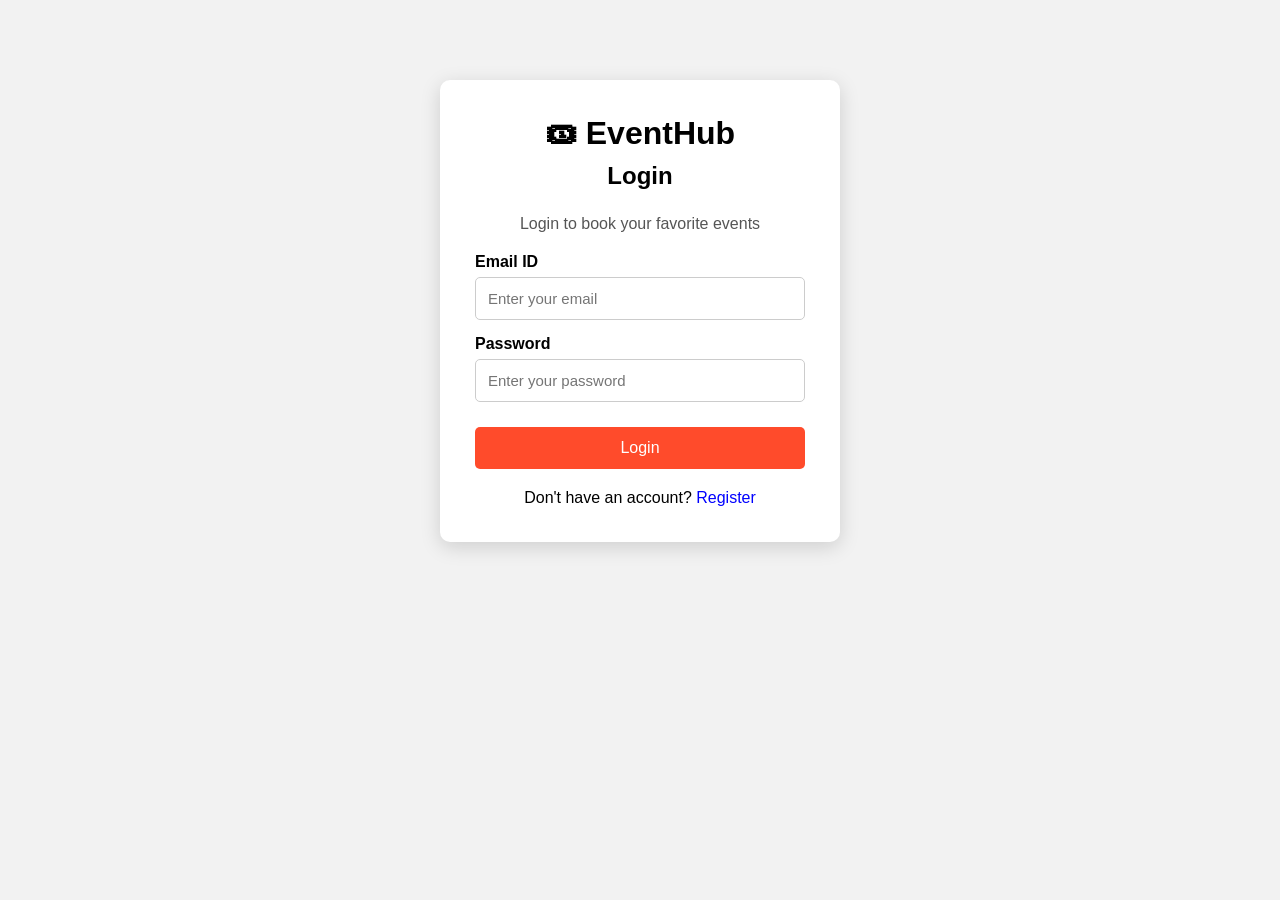
<file: login.html>
<!DOCTYPE html>
<html lang="en">

<head>

    <meta charset="UTF-8">

    <meta name="viewport"
          content="width=device-width, initial-scale=1.0">

    <title>EventHub - Login</title>


    <style>

        * {
            margin: 0;
            padding: 0;
            box-sizing: border-box;
        }


        body {
            font-family: Arial, sans-serif;
            background: #f2f2f2;
        }


        .container {
            width: 400px;
            background: white;

            padding: 35px;

            margin: 80px auto;

            border-radius: 10px;

            box-shadow:
                0 5px 20px rgba(0, 0, 0, 0.15);
        }


        h1 {
            text-align: center;
            margin-bottom: 10px;
        }


        h2 {
            text-align: center;
            margin-bottom: 25px;
        }


        .subtitle {
            text-align: center;
            margin-bottom: 20px;
            color: #555;
        }


        label {
            display: block;

            margin-top: 15px;
            margin-bottom: 6px;

            font-weight: bold;
        }


        input {
            width: 100%;

            padding: 12px;

            border: 1px solid #ccc;

            border-radius: 5px;

            font-size: 15px;
        }


        button {
            width: 100%;

            margin-top: 25px;

            padding: 12px;

            border: none;

            border-radius: 5px;

            background: #ff4b2b;

            color: white;

            font-size: 16px;

            cursor: pointer;
        }


        button:hover {
            background: #e63e20;
        }


        .register-link {
            text-align: center;

            margin-top: 20px;
        }


        .register-link a {
            color: blue;

            text-decoration: none;
        }

    </style>

</head>


<body>


    <div class="container">


        <h1>🎟 EventHub</h1>


        <h2>Login</h2>


        <p class="subtitle">
            Login to book your favorite events
        </p>


        <form id="loginForm">


            <label for="email">
                Email ID
            </label>


            <input
                type="email"
                id="email"
                placeholder="Enter your email"
                required
            >


            <label for="password">
                Password
            </label>


            <input
                type="password"
                id="password"
                placeholder="Enter your password"
                required
            >


            <button type="submit">
                Login
            </button>


        </form>


        <div class="register-link">

            Don't have an account?

            <a href="register.html">
                Register
            </a>

        </div>


    </div>



    <script>


        document
            .getElementById("loginForm")
            .addEventListener("submit", function(event) {


                event.preventDefault();


                const email =
                    document.getElementById("email").value;


                const password =
                    document.getElementById("password").value;



                // Get registered user

                const storedUser =
                    localStorage.getItem("eventUser");



                // If user has not registered

                if (!storedUser) {

                    alert(
                        "Please register first!"
                    );

                    window.location.href =
                        "register.html";

                    return;
                }



                // Convert stored data

                const user =
                    JSON.parse(storedUser);



                // Check email and password

                if (
                    email === user.email &&
                    password === user.password
                ) {


                    alert(
                        "Login successful!"
                    );


                    window.location.href =
                        "events.html";


                } else {


                    alert(
                        "Invalid Email ID or Password!"
                    );

                }


            });


    </script>


</body>

</html>
</file>
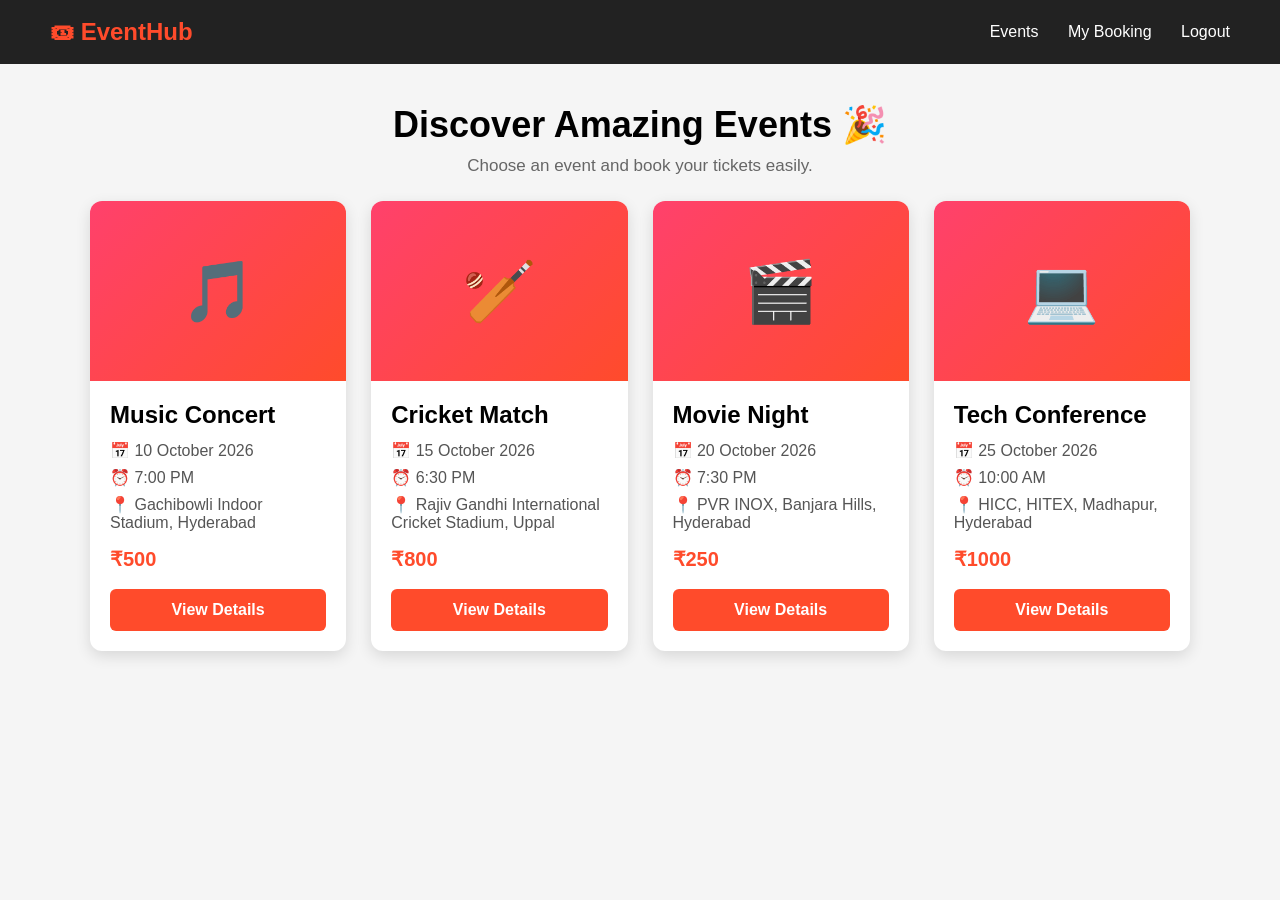
<file: payment.html>
<!DOCTYPE html>
<html lang="en">
<head>
    <meta charset="UTF-8">
    <meta name="viewport" content="width=device-width, initial-scale=1.0">
    <title>Payment - EventHub</title>

    <style>
        * {
            margin: 0;
            padding: 0;
            box-sizing: border-box;
            font-family: Arial, sans-serif;
        }

        body {
            background: #f4f7fb;
            color: #222;
        }

        /* Navbar */
        .navbar {
            background: #111827;
            color: white;
            padding: 18px 8%;
            display: flex;
            justify-content: space-between;
            align-items: center;
        }

        .logo {
            font-size: 25px;
            font-weight: bold;
        }

        .nav-link {
            color: white;
            text-decoration: none;
            margin-left: 25px;
            font-size: 15px;
        }

        .nav-link:hover {
            color: #60a5fa;
        }

        /* Main */
        .container {
            width: 90%;
            max-width: 1000px;
            margin: 45px auto;
        }

        .page-title {
            text-align: center;
            margin-bottom: 30px;
        }

        .page-title h1 {
            font-size: 32px;
            color: #111827;
            margin-bottom: 8px;
        }

        .page-title p {
            color: #6b7280;
        }

        .payment-layout {
            display: grid;
            grid-template-columns: 1fr 1fr;
            gap: 25px;
        }

        /* Event Summary */
        .card {
            background: white;
            padding: 28px;
            border-radius: 15px;
            box-shadow: 0 5px 20px rgba(0,0,0,0.08);
        }

        .card h2 {
            color: #111827;
            margin-bottom: 20px;
        }

        .event-box {
            background: #f8fafc;
            padding: 18px;
            border-radius: 10px;
            margin-bottom: 12px;
        }

        .event-box strong {
            display: block;
            margin-bottom: 5px;
            color: #111827;
        }

        .event-box span {
            color: #6b7280;
            font-size: 14px;
        }

        .amount-box {
            margin-top: 20px;
            padding: 18px;
            border-radius: 10px;
            background: #111827;
            color: white;
            display: flex;
            justify-content: space-between;
            align-items: center;
        }

        .amount-box span {
            font-size: 18px;
        }

        .amount-box strong {
            font-size: 24px;
        }

        /* Payment */
        .payment-methods {
            display: flex;
            gap: 12px;
            margin-bottom: 25px;
        }

        .method {
            flex: 1;
            padding: 14px;
            border: 2px solid #ddd;
            border-radius: 10px;
            text-align: center;
            cursor: pointer;
            background: white;
            transition: 0.3s;
        }

        .method:hover {
            border-color: #2563eb;
        }

        .method.active {
            border-color: #2563eb;
            background: #eff6ff;
            color: #2563eb;
        }

        .method input {
            display: none;
        }

        .method-icon {
            font-size: 25px;
            display: block;
            margin-bottom: 5px;
        }

        .form-group {
            margin-bottom: 18px;
        }

        .form-group label {
            display: block;
            margin-bottom: 7px;
            font-weight: bold;
            color: #374151;
        }

        .form-group input {
            width: 100%;
            padding: 13px;
            border: 1px solid #d1d5db;
            border-radius: 8px;
            font-size: 15px;
            outline: none;
        }

        .form-group input:focus {
            border-color: #2563eb;
        }

        .pay-btn {
            width: 100%;
            padding: 15px;
            background: #2563eb;
            color: white;
            border: none;
            border-radius: 9px;
            font-size: 17px;
            font-weight: bold;
            cursor: pointer;
            margin-top: 10px;
        }

        .pay-btn:hover {
            background: #1d4ed8;
        }

        .secure-text {
            text-align: center;
            color: #6b7280;
            font-size: 13px;
            margin-top: 15px;
        }

        .demo-note {
            margin-top: 20px;
            padding: 12px;
            background: #fff7ed;
            border: 1px solid #fed7aa;
            color: #9a3412;
            border-radius: 8px;
            font-size: 13px;
            text-align: center;
        }

        /* Footer */
        footer {
            margin-top: 50px;
            background: #111827;
            color: #9ca3af;
            text-align: center;
            padding: 20px;
            font-size: 14px;
        }

        /* Responsive */
        @media (max-width: 768px) {
            .payment-layout {
                grid-template-columns: 1fr;
            }

            .navbar {
                padding: 15px 5%;
            }

            .nav-link {
                margin-left: 10px;
            }

            .container {
                width: 94%;
                margin: 25px auto;
            }

            .page-title h1 {
                font-size: 26px;
            }
        }
    </style>
</head>

<body>

    <!-- Navbar -->
    <nav class="navbar">
        <div class="logo">🎟️ EventHub</div>

        <div>
            <a href="index.html" class="nav-link">Home</a>
            <a href="events.html" class="nav-link">Events</a>
        </div>
    </nav>


    <!-- Main Container -->
    <div class="container">

        <div class="page-title">
            <h1>Complete Your Payment</h1>
            <p>Choose your preferred online payment method</p>
        </div>


        <div class="payment-layout">

            <!-- Event Summary -->
            <div class="card">

                <h2>🎫 Booking Summary</h2>

                <div class="event-box">
                    <strong id="eventName">Event</strong>
                    <span>Event Name</span>
                </div>

                <div class="event-box">
                    <strong id="eventDate">Date</strong>
                    <span>Event Date</span>
                </div>

                <div class="event-box">
                    <strong id="eventTime">Time</strong>
                    <span>Event Time</span>
                </div>

                <div class="event-box">
                    <strong id="eventLocation">Location</strong>
                    <span>Venue</span>
                </div>

                <div class="event-box">
                    <strong id="ticketCount">0 Ticket(s)</strong>
                    <span>Number of Tickets</span>
                </div>

                <div class="amount-box">
                    <span>Total Amount</span>
                    <strong id="totalAmount">₹0</strong>
                </div>

            </div>


            <!-- Payment Section -->
            <div class="card">

                <h2>💳 Payment Details</h2>

                <form id="paymentForm">

                    <!-- Payment Methods -->
                    <div class="payment-methods">

                        <label class="method active" id="upiMethod">
                            <input
                                type="radio"
                                name="paymentMethod"
                                value="UPI"
                                checked
                            >

                            <span class="method-icon">📱</span>
                            UPI
                        </label>


                        <label class="method" id="cardMethod">
                            <input
                                type="radio"
                                name="paymentMethod"
                                value="Card"
                            >

                            <span class="method-icon">💳</span>
                            Card
                        </label>

                    </div>


                    <!-- Payment Name -->
                    <div class="form-group">

                        <label for="paymentName">
                            Name
                        </label>

                        <input
                            type="text"
                            id="paymentName"
                            placeholder="Enter your name"
                            required
                        >

                    </div>


                    <!-- Reference -->
                    <div class="form-group">

                        <label for="paymentReference" id="referenceLabel">
                            UPI ID
                        </label>

                        <input
                            type="text"
                            id="paymentReference"
                            placeholder="Enter your UPI ID"
                            required
                        >

                    </div>


                    <button type="submit" class="pay-btn">
                        Pay Now
                    </button>

                    <p class="secure-text">
                        🔒 Secure Demo Payment
                    </p>

                    <div class="demo-note">
                        This is a project demonstration. No real money will be charged.
                    </div>

                </form>

            </div>

        </div>

    </div>


    <!-- Footer -->
    <footer>
        © 2026 EventHub | Event Ticket Booking System
    </footer>


    <script>

        /* ================================
           GET BOOKING DETAILS
        ================================= */

        const bookingData = localStorage.getItem("bookingDetails");

        if (!bookingData) {

            alert("No booking details found!");

            window.location.href = "events.html";

        } else {

            const booking = JSON.parse(bookingData);


            /* Event Details */

            document.getElementById("eventName").textContent =
                booking.event;

            document.getElementById("eventDate").textContent =
                booking.date;

            document.getElementById("eventTime").textContent =
                booking.time;

            document.getElementById("eventLocation").textContent =
                booking.location;


            /* Tickets */

            document.getElementById("ticketCount").textContent =
                booking.tickets + " Ticket(s)";


            /* Total Amount */

            document.getElementById("totalAmount").textContent =
                "₹" + booking.total;


            /* Name */

            document.getElementById("paymentName").value =
                booking.name || "";

        }


        /* ================================
           PAYMENT METHOD SWITCH
        ================================= */

        const upiMethod =
            document.getElementById("upiMethod");

        const cardMethod =
            document.getElementById("cardMethod");

        const referenceLabel =
            document.getElementById("referenceLabel");

        const paymentReference =
            document.getElementById("paymentReference");


        upiMethod.addEventListener("click", function () {

            upiMethod.classList.add("active");

            cardMethod.classList.remove("active");

            referenceLabel.textContent = "UPI ID";

            paymentReference.placeholder =
                "Enter your UPI ID";

            paymentReference.value = "";

        });


        cardMethod.addEventListener("click", function () {

            cardMethod.classList.add("active");

            upiMethod.classList.remove("active");

            referenceLabel.textContent =
                "Card Reference";

            paymentReference.placeholder =
                "Enter card reference";

            paymentReference.value = "";

        });


        /* ================================
           PAYMENT SUBMISSION
        ================================= */

        document.getElementById("paymentForm")
        .addEventListener("submit", function(event) {

            event.preventDefault();


            const selectedMethod =
                document.querySelector(
                    'input[name="paymentMethod"]:checked'
                ).value;


            const name =
                document.getElementById("paymentName").value;


            const reference =
                document.getElementById("paymentReference").value;


            if (name.trim() === "") {

                alert("Please enter your name.");

                return;

            }


            if (reference.trim() === "") {

                alert(
                    selectedMethod === "UPI"
                    ? "Please enter your UPI ID."
                    : "Please enter your card reference."
                );

                return;

            }


            /* Save Payment Details */

            const paymentDetails = {

                method: selectedMethod,

                name: name,

                reference: reference,

                status: "Payment Successful"

            };


            localStorage.setItem(
                "paymentDetails",
                JSON.stringify(paymentDetails)
            );


            /* Success */

            alert(
                "Payment Successful!\n\n" +
                "Payment Method: " + selectedMethod
            );


            /* Go to Confirmation */

            window.location.href =
                "confirmation.html";

        });

    </script>

</body>
</html>
</file>
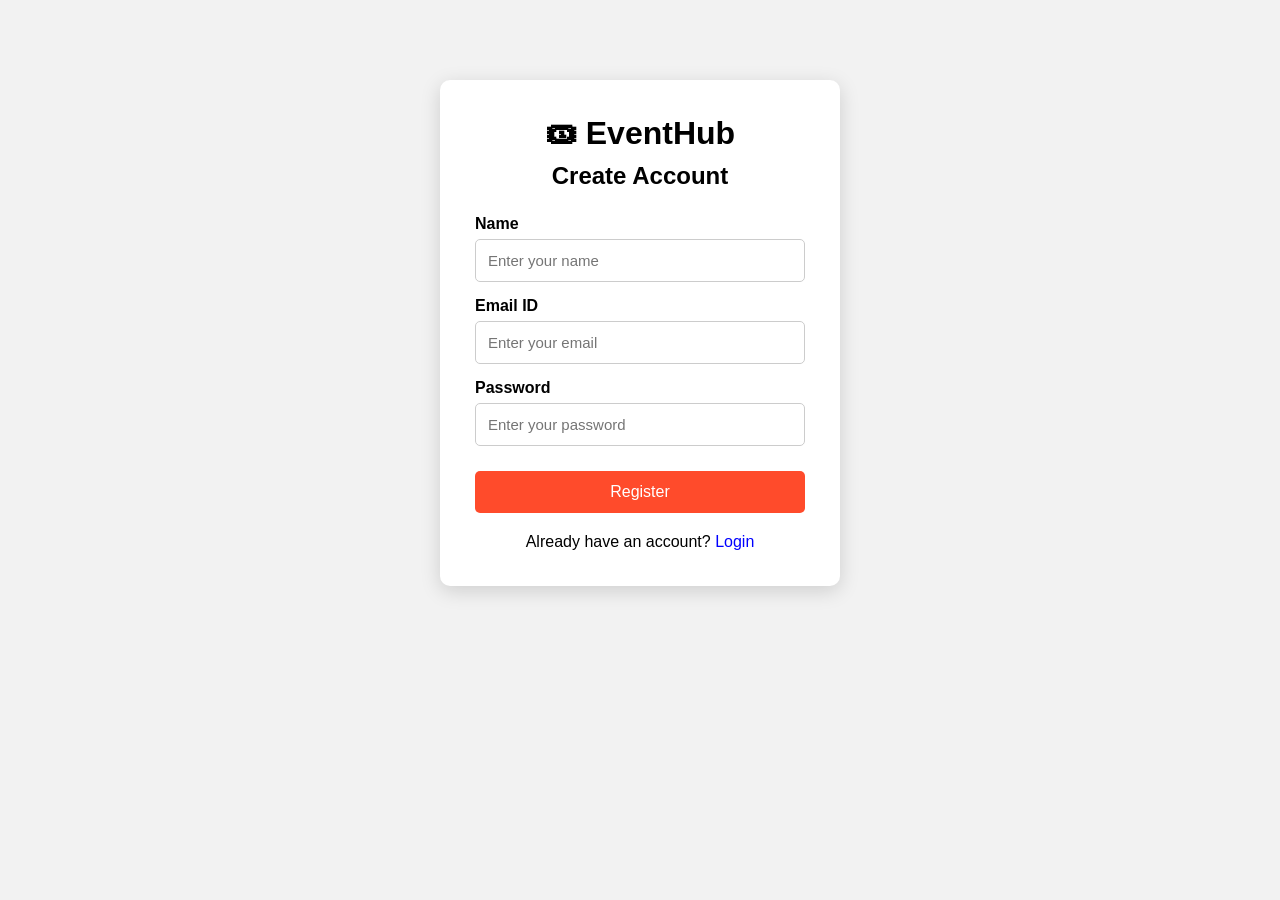
<file: registration.html>
<!DOCTYPE html>
<html lang="en">

<head>
    <meta charset="UTF-8">
    <meta name="viewport" content="width=device-width, initial-scale=1.0">

    <title>EventHub - Registration</title>

    <style>
        * {
            margin: 0;
            padding: 0;
            box-sizing: border-box;
        }

        body {
            font-family: Arial, sans-serif;
            background: #f2f2f2;
        }

        .container {
            width: 400px;
            background: white;
            padding: 35px;
            margin: 80px auto;
            border-radius: 10px;
            box-shadow: 0 5px 20px rgba(0, 0, 0, 0.15);
        }

        h1 {
            text-align: center;
            margin-bottom: 10px;
        }

        h2 {
            text-align: center;
            margin-bottom: 25px;
        }

        label {
            display: block;
            margin-top: 15px;
            margin-bottom: 6px;
            font-weight: bold;
        }

        input {
            width: 100%;
            padding: 12px;
            border: 1px solid #ccc;
            border-radius: 5px;
            font-size: 15px;
        }

        button {
            width: 100%;
            margin-top: 25px;
            padding: 12px;
            border: none;
            border-radius: 5px;
            background: #ff4b2b;
            color: white;
            font-size: 16px;
            cursor: pointer;
        }

        button:hover {
            background: #e63e20;
        }

        .login-link {
            text-align: center;
            margin-top: 20px;
        }

        .login-link a {
            color: blue;
            text-decoration: none;
        }
    </style>

</head>

<body>

    <div class="container">

        <h1>🎟 EventHub</h1>

        <h2>Create Account</h2>

        <form id="registerForm">

            <label for="name">Name</label>

            <input
                type="text"
                id="name"
                placeholder="Enter your name"
                required
            >


            <label for="email">Email ID</label>

            <input
                type="email"
                id="email"
                placeholder="Enter your email"
                required
            >


            <label for="password">Password</label>

            <input
                type="password"
                id="password"
                placeholder="Enter your password"
                required
            >


            <button type="submit">
                Register
            </button>

        </form>


        <div class="login-link">

            Already have an account?

            <a href="login.html">
                Login
            </a>

        </div>

    </div>


    <script>

        document
            .getElementById("registerForm")
            .addEventListener("submit", function(event) {

                event.preventDefault();

                const name =
                    document.getElementById("name").value;

                const email =
                    document.getElementById("email").value;

                const password =
                    document.getElementById("password").value;


                localStorage.setItem(
                    "eventUser",
                    JSON.stringify({
                        name: name,
                        email: email,
                        password: password
                    })
                );


                alert("Registration completed successfully!");


                window.location.href = "login.html";

            });

    </script>

</body>

</html>
</file>
